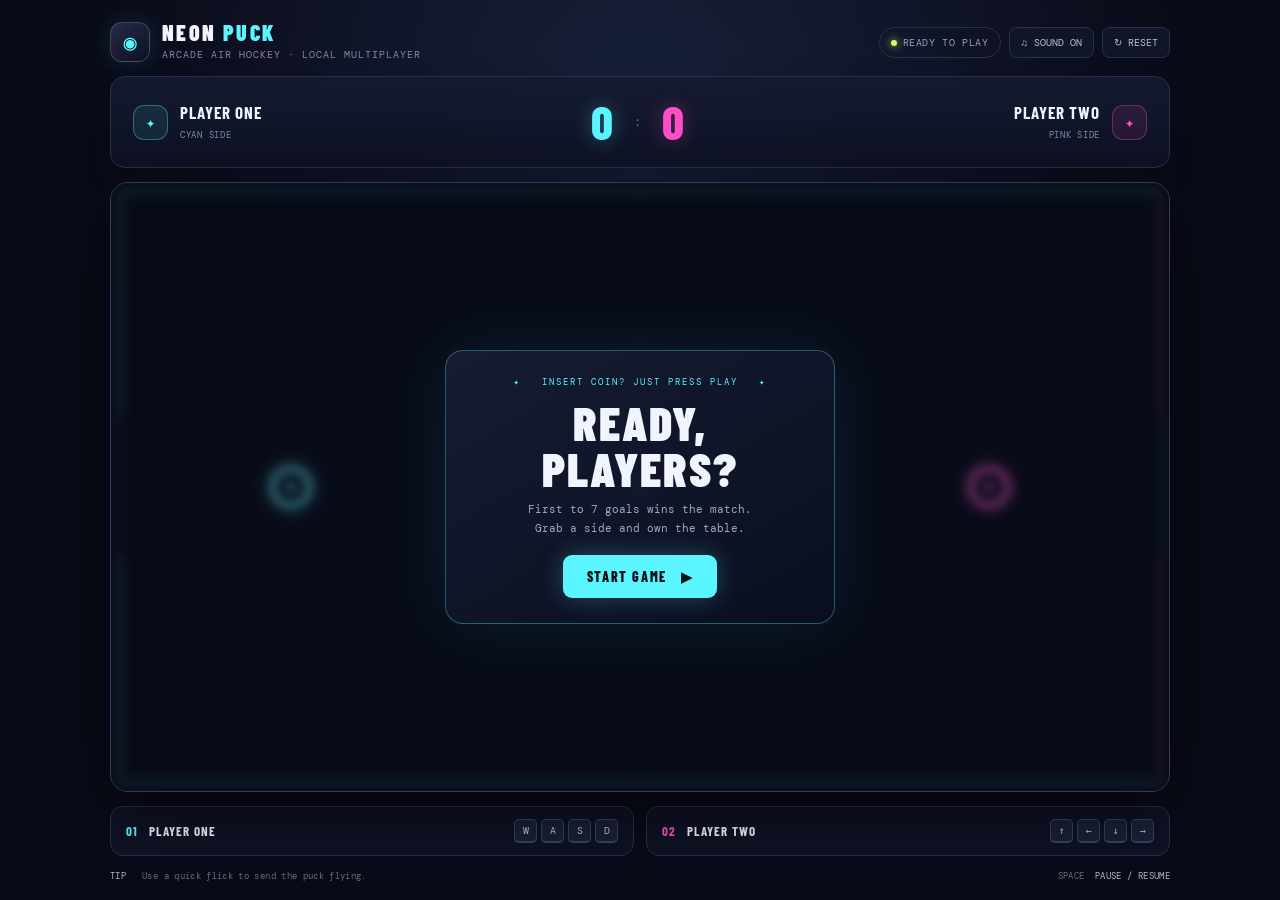
<file: Terra/air haki/index.html>
<!doctype html>
<html lang="en">
<head>
  <meta charset="utf-8">
  <meta name="viewport" content="width=device-width,initial-scale=1,maximum-scale=1,user-scalable=no">
  <meta name="theme-color" content="#090b18">
  <title>NEON PUCK — Arcade Air Hockey</title>
  <link rel="stylesheet" href="style.css">
</head>
<body>
  <main class="app">
    <header class="top">
      <div class="brand">
        <div class="logo">◉</div>
        <div>
          <h1>NEON <span>PUCK</span></h1>
          <small>ARCADE AIR HOCKEY · LOCAL MULTIPLAYER</small>
        </div>
      </div>

      <div class="topright">
        <div class="pill"><span class="live-dot"></span>READY TO PLAY</div>
        <div class="buttons">
          <button class="ghost" id="soundBtn" aria-label="Toggle sound">♫ SOUND ON</button>
          <button class="ghost" id="resetBtn">↻ RESET</button>
        </div>
      </div>
    </header>

    <section class="scorebar">
      <div class="player">
        <div class="avatar">✦</div>
        <div><strong>PLAYER ONE</strong><small>CYAN SIDE</small></div>
      </div>

      <div class="score">
        <span class="a" id="scoreA">0</span><em>:</em><span class="b" id="scoreB">0</span>
      </div>

      <div class="player right">
        <div><strong>PLAYER TWO</strong><small>PINK SIDE</small></div>
        <div class="avatar">✦</div>
      </div>
    </section>

    <section class="table-wrap" id="table">
      <canvas id="game" aria-label="Air hockey game table"></canvas>
      <div class="toast" id="toast">GOAL!</div>

      <div class="overlay" id="overlay">
        <div class="modal">
          <div class="eyebrow">✦ &nbsp; INSERT COIN? JUST PRESS PLAY &nbsp; ✦</div>
          <h2 id="modalTitle">READY, PLAYERS?</h2>
          <p id="modalText">
            First to 7 goals wins the match.<br>
            Grab a side and own the table.
          </p>
          <button class="primary" id="playBtn">START GAME &nbsp; ▶</button>
        </div>
      </div>
    </section>

    <section class="controls">
      <div class="control-card">
        <div class="control-title"><i>01</i> PLAYER ONE</div>
        <div class="keys">
          <span class="key">W</span><span class="key">A</span>
          <span class="key">S</span><span class="key">D</span>
        </div>
      </div>

      <div class="control-card">
        <div class="control-title"><i>02</i> PLAYER TWO</div>
        <div class="keys">
          <span class="key">↑</span><span class="key">←</span>
          <span class="key">↓</span><span class="key">→</span>
        </div>
      </div>
    </section>

    <footer class="foot">
      <span><b>TIP</b> &nbsp; Use a quick flick to send the puck flying.</span>
      <span>SPACE &nbsp;<b>PAUSE / RESUME</b></span>
    </footer>
  </main>

  <script src="game.js"></script>
</body>
</html>
</file>
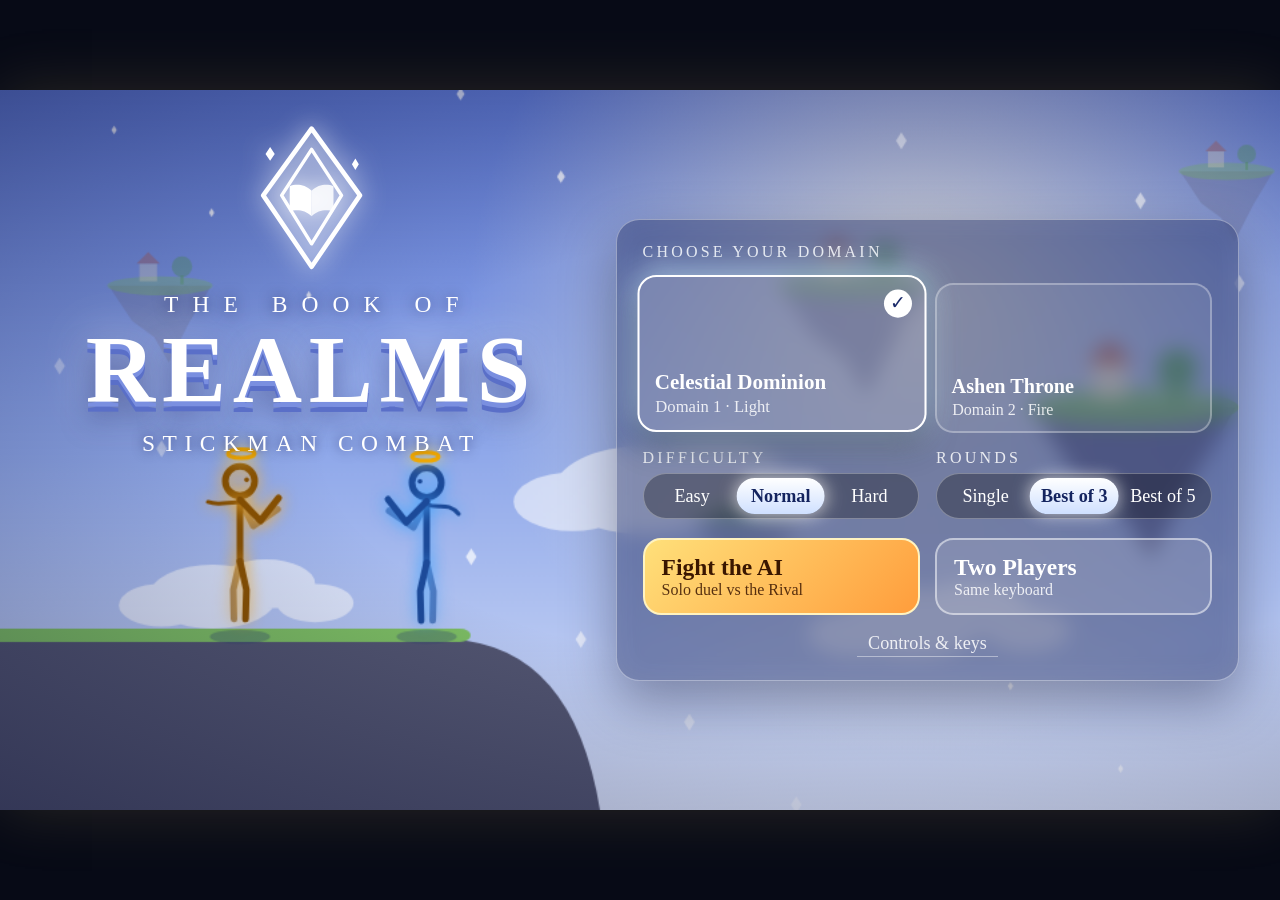
<file: Terra/The Book of realms/index.html>
<!DOCTYPE html>
<html lang="en">
<head>
<meta charset="utf-8">
<meta name="viewport" content="width=device-width, initial-scale=1">
<title>The Book of Realms: Stickman Combat</title>
<link rel="stylesheet" href="style.css">
</head>
<body>
<div id="stage">
  <canvas id="game" width="960" height="540"></canvas>

  <div id="hud" class="hidden">
    <div class="side">
      <span class="name" id="name1">Player 1</span>
      <div class="bar"><u id="lag1"></u><i id="hp1"></i></div>
      <div class="pips" id="pips1"></div>
    </div>
    <div id="center"><div id="timer">60</div><div id="roundLabel">Round 1</div></div>
    <div class="side right">
      <span class="name" id="name2">Player 2</span>
      <div class="bar"><u id="lag2"></u><i id="hp2"></i></div>
      <div class="pips" id="pips2"></div>
    </div>
    <div id="realm">Celestial Dominion · Light</div>
    <div id="skills1" class="skills"></div>
    <div id="skills2" class="skills"></div>
  </div>

  <div id="announce"></div>

  <section id="menu" class="overlay title">
    <div class="brand">
      <div class="rise emblemwrap">
        <svg class="emblem" viewBox="0 0 100 130" aria-hidden="true">
          <path d="M50 4 L92 62 L50 124 L8 62 Z" fill="rgba(255,255,255,.14)" stroke="#fff" stroke-width="4" stroke-linejoin="round"/>
          <path d="M50 22 L76 62 L50 104 L24 62 Z" fill="none" stroke="#fff" stroke-width="3" stroke-linejoin="round"/>
          <path d="M50 58 C44 52 36 52 31 54 V76 C36 74 44 74 50 80 Z" fill="#fff"/>
          <path d="M50 58 C56 52 64 52 69 54 V76 C64 74 56 74 50 80 Z" fill="#fff" opacity=".85"/>
          <path d="M14 20 l4 6 -4 6 -4 -6z M88 30 l3 5 -3 5 -3 -5z M50 -2" fill="#fff" class="twinkle"/>
        </svg>
      </div>
      <div class="rise t-small">THE BOOK OF</div>
      <div class="rise t-realms">REALMS</div>
      <div class="rise t-sub">Stickman Combat</div>
    </div>

    <div class="panel rise">
      <div class="label">Choose your domain</div>
      <div class="domains" role="radiogroup">
        <button class="domain sel" data-pick="realmSelect:heaven" role="radio" aria-checked="true">
          <span class="thumb heaven"></span><b>Celestial Dominion</b><small>Domain 1 · Light</small><em class="tick">✓</em>
        </button>
        <button class="domain" data-pick="realmSelect:hell" role="radio" aria-checked="false">
          <span class="thumb hell"></span><b>Ashen Throne</b><small>Domain 2 · Fire</small><em class="tick">✓</em>
        </button>
      </div>

      <div class="row2">
        <div>
          <div class="label">Difficulty</div>
          <div class="seg" style="--i:1" role="radiogroup">
            <i></i>
            <button data-pick="difficulty:easy" role="radio">Easy</button>
            <button class="sel" data-pick="difficulty:normal" role="radio">Normal</button>
            <button data-pick="difficulty:hard" role="radio">Hard</button>
          </div>
        </div>
        <div>
          <div class="label">Rounds</div>
          <div class="seg" style="--i:1" role="radiogroup">
            <i></i>
            <button data-pick="rounds:1" role="radio">Single</button>
            <button class="sel" data-pick="rounds:3" role="radio">Best of 3</button>
            <button data-pick="rounds:5" role="radio">Best of 5</button>
          </div>
        </div>
      </div>

      <div class="modes">
        <button class="mode primary" data-act="ai"><b>Fight the AI</b><small>Solo duel vs the Rival</small></button>
        <button class="mode" data-act="pvp"><b>Two Players</b><small>Same keyboard</small></button>
      </div>
      <button class="linkbtn" data-act="controls">Controls &amp; keys</button>
    </div>

    <input type="hidden" id="realmSelect" value="heaven">
    <input type="hidden" id="difficulty" value="normal">
    <input type="hidden" id="rounds" value="3">
  </section>

  <section id="controls" class="overlay hidden">
    <h2>Controls</h2>
    <table>
      <tr><th>Action</th><th>Player 1</th><th>Player 2</th></tr>
      <tr><td>Move</td><td>A / D</td><td>Left / Right</td></tr>
      <tr><td>Jump</td><td>W</td><td>Up</td></tr>
      <tr><td>Light attack</td><td>J</td><td>Numpad 1</td></tr>
      <tr><td>Heavy attack</td><td>K</td><td>Numpad 2</td></tr>
      <tr><td>Light bullets</td><td>U</td><td>Numpad 4</td></tr>
      <tr><td>Dash</td><td>Shift</td><td>Numpad 0</td></tr>
      <tr><td>Dodge (shield)</td><td>L</td><td>Numpad 3</td></tr>
      <tr class="later"><td>Technique, special</td><td colspan="2">Arrive in later stages</td></tr>
    </table>
    <p class="note">Esc or P pauses. H shows hitboxes. Player vs AI uses the Player 1 keys.</p>
    <button data-act="closeControls">Back</button>
  </section>

  <section id="pause" class="overlay hidden">
    <h2>Paused</h2>
    <button data-act="resume">Resume</button>
    <button data-act="restart">Restart match</button>
    <button data-act="menu" class="quiet">Main menu</button>
  </section>

  <section id="result" class="overlay hidden">
    <h2 id="resultTitle">Victory</h2>
    <p class="sub" id="resultSub"></p>
    <button data-act="rematch">Rematch</button>
    <button data-act="menu" class="quiet">Main menu</button>
  </section>
</div>
<script src="game.js"></script>
</body>
</html>
</file>
<file: Terra/air haki/style.css>
@import url('https://fonts.googleapis.com/css2?family=Barlow+Condensed:wght@500;600;700;800;900&family=DM+Mono:wght@400;500&display=swap');

:root {
  --bg: #090b18;
  --panel: #111528;
  --line: #29304b;
  --cyan: #5af5ff;
  --pink: #ff4fc8;
  --lime: #d2ff60;
  --ink: #eff4ff;
  --muted: #838ba7;
}

* {
  box-sizing: border-box;
}

html,
body {
  height: 100%;
  margin: 0;
}

body {
  background: radial-gradient(ellipse at 50% 15%, #18203b 0, #090b18 60%);
  color: var(--ink);
  font-family: "DM Mono", monospace;
  display: flex;
  justify-content: center;
  overflow: hidden;
}

.app {
  width: min(1120px, 100%);
  height: 100%;
  min-height: 570px;
  padding: 22px 30px 18px;
  display: flex;
  flex-direction: column;
  gap: 14px;
}

.top {
  display: flex;
  align-items: center;
  justify-content: space-between;
}

.brand {
  display: flex;
  align-items: center;
  gap: 12px;
}

.logo {
  width: 40px;
  height: 40px;
  border: 1px solid #ffffff30;
  border-radius: 12px;
  display: grid;
  place-items: center;
  background: linear-gradient(145deg, #262c48, #0c1021);
  box-shadow: 0 0 24px #5af5ff20;
  color: var(--cyan);
  font-size: 22px;
}

.brand h1 {
  font: 900 22px/.85 "Barlow Condensed", sans-serif;
  letter-spacing: 2.4px;
  margin: 0;
}

.brand h1 span {
  color: var(--cyan);
}

.brand small {
  display: block;
  color: var(--muted);
  font: 10px "DM Mono", monospace;
  letter-spacing: 1px;
  margin-top: 6px;
}

.topright,
.buttons {
  display: flex;
  gap: 8px;
  align-items: center;
}

.pill {
  font-size: 10px;
  color: #9ba4c0;
  border: 1px solid var(--line);
  border-radius: 999px;
  padding: 8px 11px;
  letter-spacing: .6px;
}

.live-dot {
  display: inline-block;
  width: 6px;
  height: 6px;
  border-radius: 50%;
  background: var(--lime);
  margin-right: 6px;
  box-shadow: 0 0 8px var(--lime);
}

.scorebar {
  height: 92px;
  display: grid;
  grid-template-columns: 1fr auto 1fr;
  align-items: center;
  border: 1px solid var(--line);
  border-radius: 15px;
  background: linear-gradient(180deg, #151a30e8, #0e1224f0);
  padding: 12px 22px;
  box-shadow: 0 12px 30px #0003;
}

.player {
  display: flex;
  align-items: center;
  gap: 12px;
}

.player.right {
  justify-content: flex-end;
  text-align: right;
}

.avatar {
  width: 35px;
  height: 35px;
  border-radius: 11px;
  background: #5af5ff18;
  border: 1px solid #5af5ff55;
  display: grid;
  place-items: center;
  color: var(--cyan);
  font-size: 16px;
}

.right .avatar {
  background: #ff4fc818;
  border-color: #ff4fc855;
  color: var(--pink);
}

.player strong {
  font: 700 17px "Barlow Condensed", sans-serif;
  letter-spacing: 1px;
  display: block;
}

.player small {
  color: var(--muted);
  font-size: 9px;
  letter-spacing: .7px;
}

.score {
  font: 800 48px/.9 "Barlow Condensed", sans-serif;
  letter-spacing: 5px;
  display: flex;
  align-items: center;
  gap: 16px;
}

.score .a {
  color: var(--cyan);
  text-shadow: 0 0 20px #5af5ff55;
}

.score .b {
  color: var(--pink);
  text-shadow: 0 0 20px #ff4fc855;
}

.score em {
  font: 12px "DM Mono";
  color: #65708d;
  font-style: normal;
}

.table-wrap {
  position: relative;
  flex: 1;
  min-height: 260px;
  overflow: hidden;
  border-radius: 18px;
  border: 1px solid #343b5c;
  background: #080d19;
  box-shadow: 0 20px 65px #0008, inset 0 0 45px #101b3822;
}

.table-wrap::before {
  content: "";
  position: absolute;
  inset: 0;
  background-image:
    linear-gradient(#27324e15 1px, transparent 1px),
    linear-gradient(90deg, #27324e15 1px, transparent 1px);
  background-size: 32px 32px;
  pointer-events: none;
}

.table-wrap canvas {
  width: 100%;
  height: 100%;
  display: block;
}

.overlay {
  position: absolute;
  inset: 0;
  display: grid;
  place-items: center;
  background: #080b18a8;
  backdrop-filter: blur(5px);
  z-index: 3;
  transition: opacity .2s;
}

.overlay.hidden {
  opacity: 0;
  pointer-events: none;
}

.modal {
  width: min(390px, 88%);
  text-align: center;
  padding: 25px 26px;
  border: 1px solid #5af5ff50;
  border-radius: 18px;
  background: linear-gradient(150deg, #171d34f5, #0a0f20f5);
  box-shadow: 0 0 70px #5af5ff18;
}

.eyebrow {
  color: var(--cyan);
  font-size: 9px;
  letter-spacing: 2px;
}

.modal h2 {
  font: 900 clamp(34px, 6vw, 48px)/.95 "Barlow Condensed", sans-serif;
  letter-spacing: 2px;
  margin: 12px 0 9px;
}

.modal p {
  font: 11px/1.7 "DM Mono", monospace;
  color: #a0aac6;
  margin: 0 0 17px;
}

.primary {
  border: 0;
  border-radius: 9px;
  padding: 13px 24px;
  color: #071018;
  background: var(--cyan);
  font: 800 14px "Barlow Condensed", sans-serif;
  letter-spacing: 1.6px;
  cursor: pointer;
  box-shadow: 0 0 24px #5af5ff42;
  transition: transform .15s, box-shadow .15s;
}

.primary:hover {
  transform: translateY(-2px);
  box-shadow: 0 0 32px #5af5ff77;
}

.controls {
  display: grid;
  grid-template-columns: 1fr 1fr;
  gap: 12px;
}

.control-card {
  background: #111528b8;
  border: 1px solid var(--line);
  border-radius: 13px;
  padding: 12px 15px;
  display: flex;
  align-items: center;
  justify-content: space-between;
  gap: 10px;
}

.control-title {
  font: 700 13px "Barlow Condensed", sans-serif;
  letter-spacing: 1px;
}

.control-title i {
  font-style: normal;
  color: var(--cyan);
  margin-right: 7px;
}

.control-card:nth-child(2) .control-title i {
  color: var(--pink);
}

.keys {
  display: flex;
  gap: 4px;
}

.key {
  min-width: 23px;
  text-align: center;
  border: 1px solid #3a4261;
  border-bottom-width: 2px;
  border-radius: 5px;
  padding: 4px 5px;
  color: #c4cbe0;
  font: 10px "DM Mono", monospace;
  background: #1a2035;
}

.foot {
  display: flex;
  justify-content: space-between;
  color: #626c89;
  font-size: 9px;
  letter-spacing: .35px;
}

.foot b {
  color: #aeb7d0;
  font-weight: 400;
}

.ghost {
  border: 1px solid var(--line);
  background: #111528;
  color: #b7bfd7;
  padding: 8px 11px;
  border-radius: 8px;
  font: 10px "DM Mono";
  cursor: pointer;
}

.ghost:hover {
  border-color: #657092;
  color: #fff;
}

.toast {
  position: absolute;
  top: 15px;
  left: 50%;
  transform: translate(-50%, -8px);
  opacity: 0;
  pointer-events: none;
  padding: 9px 16px;
  border: 1px solid #5af5ff55;
  background: #0d1729ef;
  border-radius: 99px;
  color: var(--cyan);
  font-size: 11px;
  transition: all .3s;
  z-index: 2;
  white-space: nowrap;
}

.toast.show {
  opacity: 1;
  transform: translate(-50%, 0);
}

@media (max-width: 620px) {
  .app {
    padding: 14px 12px 12px;
    gap: 10px;
    min-height: 480px;
  }

  .pill:first-child {
    display: none;
  }

  .scorebar {
    height: 76px;
    padding: 9px 12px;
  }

  .score {
    font-size: 40px;
    gap: 10px;
  }

  .player {
    gap: 7px;
  }

  .player strong {
    font-size: 14px;
  }

  .player small {
    font-size: 8px;
  }

  .avatar {
    width: 29px;
    height: 29px;
  }

  .controls {
    gap: 8px;
  }

  .control-card {
    padding: 10px;
    display: block;
  }

  .control-title {
    margin-bottom: 7px;
  }

  .foot {
    font-size: 8px;
  }

  .brand h1 {
    font-size: 19px;
  }
}
</file>
<file: Terra/The Book of realms/style.css>
:root {
  --ink: #070a16;
  --panel: rgba(10, 16, 36, 0.88);
  --gold: #f1cf7a;
  --pale: #bfe3ff;
  --text: #eef3ff;
  --serif: "Palatino Linotype", Palatino, "Book Antiqua", Georgia, serif;
}
* { box-sizing: border-box; }
html, body { margin: 0; height: 100%; background: var(--ink); color: var(--text); font-family: var(--serif); overflow: hidden; }
body { display: grid; place-items: center; }

/* The stage keeps 16:9. JS sets its font-size so every em-based size scales with it. */
#stage { position: relative; width: min(100vw, 100vh * 16 / 9); aspect-ratio: 16 / 9; background: #000; box-shadow: 0 0 60px rgba(241, 207, 122, 0.15); }
canvas { position: absolute; inset: 0; width: 100%; height: 100%; display: block; }
.hidden { display: none !important; }

/* HUD */
#hud { position: absolute; inset: 0; pointer-events: none; display: grid; grid-template-columns: 1fr 6em 1fr; gap: 1em; padding: 1.1em 1.6em; align-items: start; }
.side { display: flex; flex-direction: column; gap: .35em; }
.side.right { align-items: flex-end; }
.side.right .bar { transform: scaleX(-1); }
.name { font-size: 1.1em; letter-spacing: .05em; color: var(--gold); }
.bar { width: 100%; height: 1.1em; border: 1px solid var(--gold); background: rgba(0, 0, 0, .55); box-shadow: 0 0 .8em rgba(241, 207, 122, .3); }
.bar i { display: block; height: 100%; width: 100%; background: linear-gradient(90deg, #f1cf7a, #fff6d2); transition: width .12s; }
.pips { display: flex; gap: .4em; min-height: .9em; }
.pips span { width: .8em; height: .8em; border: 1px solid var(--pale); transform: rotate(45deg); }
.pips span.won { background: var(--pale); box-shadow: 0 0 .6em var(--pale); }
.cds { display: flex; gap: .5em; font-size: .8em; }
.cds span { padding: .1em .7em; border: 1px solid var(--pale); color: var(--pale); background: linear-gradient(90deg, rgba(191, 227, 255, .35) var(--p, 100%), transparent var(--p, 100%)); }
.cds span.ready { border-color: var(--gold); color: var(--gold); box-shadow: 0 0 .5em rgba(241, 207, 122, .5); }
#center { text-align: center; }
#timer { font-size: 2.4em; line-height: 1; color: var(--pale); text-shadow: 0 0 .5em #5ab8ff; }
#roundLabel { font-size: .9em; opacity: .8; }
#realm { position: absolute; left: 0; right: 0; bottom: .6em; text-align: center; font-size: .85em; opacity: .6; }

/* Announcer */
#announce { position: absolute; inset: 0; display: grid; place-items: center; pointer-events: none; font-size: 4.2em; color: #fff; text-shadow: 0 0 .4em var(--gold), 0 0 1em var(--gold); opacity: 0; }
#announce.show { animation: pop 1.1s ease-out; }
@keyframes pop { 0% { opacity: 0; transform: scale(1.5); } 20% { opacity: 1; transform: scale(1); } 80% { opacity: 1; } 100% { opacity: 0; } }

/* Overlays */
.overlay { position: absolute; inset: 0; display: flex; flex-direction: column; align-items: center; justify-content: center; gap: .8em; background: radial-gradient(ellipse at center, rgba(12, 20, 48, .82), rgba(3, 5, 12, .95)); text-align: center; }
h1 { margin: 0; font-size: 3.6em; font-weight: 400; letter-spacing: .06em; color: var(--gold); text-shadow: 0 0 .5em rgba(241, 207, 122, .6); }
h2 { margin: 0 0 .3em; font-size: 2.4em; font-weight: 400; color: var(--gold); }
.sub { margin: 0 0 1em; font-size: 1.2em; color: var(--pale); }
.row { display: flex; gap: 1.5em; margin-bottom: .6em; }
label { display: flex; flex-direction: column; gap: .3em; font-size: .95em; color: var(--pale); text-align: left; }
select { font: inherit; font-size: 1em; padding: .35em .6em; background: #0c1430; color: var(--text); border: 1px solid var(--pale); }
button { font: inherit; font-size: 1.15em; min-width: 16em; padding: .55em 1em; color: var(--text); background: rgba(241, 207, 122, .08); border: 1px solid var(--gold); cursor: pointer; transition: background .15s, box-shadow .15s; }
button:hover, button:focus-visible { background: rgba(241, 207, 122, .25); box-shadow: 0 0 1em rgba(241, 207, 122, .6); outline: none; }
button.quiet { border-color: var(--pale); background: transparent; }
table { border-collapse: collapse; font-size: 1.05em; }
th, td { padding: .35em 1.2em; border-bottom: 1px solid rgba(191, 227, 255, .25); }
th { color: var(--gold); font-weight: 400; }
.later td { opacity: .6; font-style: italic; }
.note { opacity: .75; margin: .6em 0 1em; }
@media (prefers-reduced-motion: reduce) { #announce.show { animation-duration: .01s; opacity: 1; } .bar i { transition: none; } }

/* ===== Heaven theme: glass HUD, skill circles, K.O. and title animation ===== */
.side { background: rgba(8, 16, 44, .62); padding: .5em .8em; border: 1px solid rgba(241, 207, 122, .55); border-radius: .4em; backdrop-filter: blur(4px); }
.bar { position: relative; overflow: hidden; border-radius: .2em; }
.bar i, .bar u { position: absolute; top: 0; left: 0; bottom: 0; }
.bar u { background: #ff6b4a; transition: width .6s .35s; }
#center { background: rgba(8, 16, 44, .7); border: 1px solid var(--gold); border-radius: .5em; padding: .2em .4em; }
#realm { width: max-content; margin: auto; padding: .15em .9em; border-radius: 1em; background: rgba(8, 16, 44, .55); opacity: 1; color: var(--pale); }
#announce { color: #fff; -webkit-text-stroke: .035em #243a85; paint-order: stroke fill; text-shadow: 0 0 .35em #ffb800, 0 .06em .25em rgba(20, 40, 110, .7); }
#announce.show.ko { font-size: 6.5em; color: #fff6c8; animation: slam 2.4s ease-out; }
@keyframes slam { 0% { opacity: 0; transform: scale(3) rotate(-4deg); } 10% { opacity: 1; transform: scale(1) rotate(0); } 14% { transform: scale(1.1); } 18% { transform: scale(1); } 80% { opacity: 1; } 100% { opacity: 0; transform: scale(1.1); } }
.skills { position: absolute; bottom: 2.2em; display: flex; gap: .8em; align-items: flex-end; pointer-events: none; }
.skills.left { left: 1.6em; } .skills.right { right: 1.6em; }
.skill { position: relative; width: 3.3em; height: 3.3em; border-radius: 50%; background: radial-gradient(circle at 35% 30%, #2b3f86, #0c1538); border: 2px solid var(--gold); box-shadow: 0 0 .7em rgba(8, 16, 44, .6); transition: box-shadow .2s, border-color .2s; }
.skill:nth-child(2) { margin-bottom: 1.3em; }
.skill svg { position: absolute; inset: .45em; width: calc(100% - .9em); height: calc(100% - .9em); }
.skill::after { content: ""; position: absolute; inset: -2px; border-radius: 50%; background: conic-gradient(rgba(6, 10, 30, .72) var(--r, 0%), transparent 0); }
.skill b { position: absolute; left: 50%; bottom: -1.3em; transform: translateX(-50%); z-index: 2; font-size: .75em; font-weight: 400; padding: .05em .6em; border-radius: 1em; background: #0c1538; border: 1px solid var(--gold); color: var(--gold); white-space: nowrap; }
.skill.ready { box-shadow: 0 0 1em #ffd24a, inset 0 0 .5em rgba(255, 255, 255, .5); }
.skill.active { border-color: #fff; box-shadow: 0 0 1.5em #ffd24a; }
.overlay { background: radial-gradient(ellipse at center, rgba(8, 14, 40, .9) 0%, rgba(8, 14, 40, .78) 50%, rgba(255, 255, 255, .12) 100%); backdrop-filter: blur(3px); }
h1 { background: linear-gradient(90deg, #f1cf7a, #fff, #f1cf7a, #fff, #f1cf7a); background-size: 300% 100%; -webkit-background-clip: text; background-clip: text; color: transparent; text-shadow: none; filter: drop-shadow(0 0 .3em rgba(241, 207, 122, .6)); animation: shine 6s linear infinite; }
@keyframes shine { to { background-position: -300% 0; } }
button:hover, button:focus-visible { transform: translateY(-2px); }
#result.win h2 { color: #fff2b0; text-shadow: 0 0 .6em #ffb800, 0 0 1.2em #ffb800; }
#result.lose h2 { color: var(--pale); text-shadow: 0 0 .6em #5ab8ff; }
@media (prefers-reduced-motion: reduce) { h1 { animation: none; } #announce.show.ko { animation-duration: .01s; } }

/* ===== Ashen Throne (hell) theme ===== */
#stage.hell { --gold: #ff9a3c; --pale: #ffd0a8; }
.hell .side, .hell #center, .hell #realm { background: rgba(40, 4, 10, .72); }
.hell .bar i { background: linear-gradient(90deg, #ff5a1a, #ffd36a); }
.hell .overlay { background: radial-gradient(ellipse at center, rgba(36, 2, 8, .92) 0%, rgba(36, 2, 8, .8) 50%, rgba(255, 90, 20, .18) 100%); }
.hell h1 { background-image: linear-gradient(90deg, #ff9a3c, #fff0b0, #ff5a1a, #fff0b0, #ff9a3c); filter: drop-shadow(0 0 .3em rgba(255, 90, 20, .8)); }
.hell .skill { background: radial-gradient(circle at 35% 30%, #7a1a1a, #2a0508); }
.hell .skill b { background: #2a0508; }
.hell #result.win h2 { color: #ffe08a; text-shadow: 0 0 .6em #ff5a1a, 0 0 1.2em #ff3b1a; }
.hell #result.lose h2 { color: #ff4a3a; text-shadow: 0 0 .6em #ff1a00; }
/* Red K.O. wrapped in flames: stacked, flickering glows rising above the letters */
#announce.show.ko.hell { color: #ff1f1a; -webkit-text-stroke: .03em #3a0000; animation: slam 2.6s ease-out, flicker .18s infinite alternate;
  text-shadow: 0 0 .05em #fff, 0 -.08em .1em #ffe34a, .03em -.18em .18em #ff9a1a, -.03em -.3em .3em #ff5a1a, .03em -.45em .45em #ff2a0a, 0 -.6em .6em #c01800; }
@keyframes flicker { to { text-shadow: 0 0 .05em #fff, 0 -.1em .12em #ffe34a, -.03em -.22em .2em #ff9a1a, .03em -.36em .34em #ff5a1a, -.03em -.52em .5em #ff2a0a, 0 -.72em .7em #c01800; } }

/* ===== Title screen: floating-island sky, emblem, option cards, sliding selectors ===== */
#menu.overlay { display: grid; grid-template-columns: 1fr 1.1fr; align-items: center; justify-items: center; gap: 1em; padding: 0 3.2% 0 2.2%; text-align: left;
  background: radial-gradient(ellipse at 70% 50%, rgba(0, 0, 0, 0) 45%, rgba(8, 12, 50, .4) 100%); backdrop-filter: none; }
#menu.hidden { display: none !important; }
.rise { opacity: 0; animation: rise .8s cubic-bezier(.2, .9, .3, 1) forwards; animation-delay: var(--d, 0s); }
.brand > :nth-child(2) { --d: .12s; } .brand > :nth-child(3) { --d: .22s; } .brand > :nth-child(4) { --d: .34s; } .panel { --d: .3s; }
@keyframes rise { from { opacity: 0; transform: translateY(1.2em); } to { opacity: 1; transform: none; } }

.brand { align-self: start; margin-top: 6%; display: flex; flex-direction: column; align-items: center; }
.emblem { width: 5.4em; height: auto; filter: drop-shadow(0 0 .6em rgba(255, 255, 255, .9)); animation: bob 4s ease-in-out infinite; }
.twinkle { animation: twinkle 2s ease-in-out infinite; }
@keyframes bob { 50% { transform: translateY(-.5em); } }
@keyframes twinkle { 50% { opacity: .2; } }
.t-small { font-size: 1.1em; letter-spacing: .6em; margin: .5em 0 .15em .6em; color: #fff; text-shadow: 0 0 .6em rgba(0, 0, 50, .6); }
.t-realms { font-size: 4.5em; line-height: 1; font-weight: 900; letter-spacing: .07em; color: #fff;
  text-shadow: 0 .05em 0 #7a8fe0, 0 .1em 0 #5a6fc8, 0 .17em .3em rgba(20, 30, 100, .55), 0 0 .5em rgba(255, 255, 255, .55); }
.t-sub { margin-top: .5em; font-size: 1.1em; letter-spacing: .32em; text-transform: uppercase; color: #fff; text-shadow: 0 0 .5em rgba(0, 0, 60, .7); }
#stage.hell .t-realms { color: #fff0d0; text-shadow: 0 .05em 0 #c0401a, 0 .1em 0 #7a1a10, 0 .17em .3em rgba(0, 0, 0, .6), 0 0 .6em rgba(255, 140, 40, .85); }
#stage.hell .emblem { filter: drop-shadow(0 0 .6em rgba(255, 140, 40, .95)); }

.panel { width: 100%; max-width: 31em; padding: 1.1em 1.2em; display: flex; flex-direction: column; gap: .75em; border-radius: 1.1em;
  background: rgba(14, 26, 82, .42); border: 1px solid rgba(255, 255, 255, .4); backdrop-filter: blur(10px); box-shadow: 0 1em 2.5em rgba(0, 0, 30, .35), inset 0 0 1.4em rgba(255, 255, 255, .08); transition: background .5s, border-color .5s; }
#stage.hell .panel { background: rgba(46, 5, 12, .55); border-color: rgba(255, 154, 60, .55); }
.label { font-size: .75em; letter-spacing: .2em; text-transform: uppercase; color: rgba(255, 255, 255, .85); margin-bottom: .35em; }
.row2 { display: grid; grid-template-columns: 1fr 1fr; gap: .8em; }

.domains { display: grid; grid-template-columns: 1fr 1fr; gap: .7em; }
.domain { --glow: #bfe0ff; position: relative; overflow: hidden; min-width: 0; padding: .45em; display: flex; flex-direction: column; gap: .15em; text-align: left; color: #fff; font-size: 1em;
  border-radius: .85em; border: 2px solid rgba(255, 255, 255, .3); background: rgba(255, 255, 255, .08);
  transition: transform .3s cubic-bezier(.2, 1.5, .4, 1), border-color .2s, box-shadow .3s, background .2s; }
.domain[data-pick$="hell"] { --glow: #ff7a1a; }
.domain:hover { transform: translateY(-3px); background: rgba(255, 255, 255, .16); box-shadow: none; }
.domain.sel { transform: translateY(-5px) scale(1.04); border-color: #fff; background: rgba(255, 255, 255, .18); box-shadow: 0 .6em 1.4em rgba(0, 0, 0, .35), 0 0 1.5em var(--glow); }
.domain.sel::after { content: ""; position: absolute; inset: 0; pointer-events: none; background: linear-gradient(110deg, transparent 35%, rgba(255, 255, 255, .6) 50%, transparent 65%); transform: translateX(-120%); animation: sweep .9s ease-out forwards; }
@keyframes sweep { to { transform: translateX(120%); } }
.domain b { font-size: .95em; padding: 0 .25em; } .domain small { font-size: .75em; opacity: .85; padding: 0 .35em .2em; }
.thumb { display: block; height: 3.6em; border-radius: .6em; }
.thumb.heaven { background: linear-gradient(transparent 70%, #bfe6ff 70% 80%, #fff 80%), radial-gradient(circle at 50% 60%, rgba(255, 255, 255, .95) 0 20%, transparent 22%), linear-gradient(#6fa0e8, #d9eaff); }
.thumb.hell { background: linear-gradient(transparent 68%, #ff9f1a 68% 82%, #8a1c2a 82%), radial-gradient(circle at 50% 70%, rgba(255, 120, 20, .7), transparent 60%), linear-gradient(#2a0610, #7a1a22); }
.tick { position: absolute; top: .65em; right: .65em; width: 1.5em; height: 1.5em; display: grid; place-items: center; border-radius: 50%; background: #fff; color: #1a2a6a; font-style: normal; font-size: .85em;
  transform: scale(0); transition: transform .35s cubic-bezier(.2, 1.7, .4, 1); }
.domain.sel .tick { transform: scale(1); }

.seg { position: relative; display: grid; grid-template-columns: repeat(3, 1fr); padding: .2em; border-radius: 2em; background: rgba(0, 0, 0, .3); border: 1px solid rgba(255, 255, 255, .3); }
.seg i { position: absolute; top: .2em; bottom: .2em; left: .2em; width: calc((100% - .4em) / 3); border-radius: 2em; background: linear-gradient(#fff, #cfe0ff); box-shadow: 0 0 .8em rgba(255, 255, 255, .7);
  transform: translateX(calc(var(--i, 0) * 100%)); transition: transform .38s cubic-bezier(.3, 1.5, .5, 1); }
#stage.hell .seg i { background: linear-gradient(#ffe08a, #ff8a3c); box-shadow: 0 0 .8em rgba(255, 140, 40, .8); }
.seg button { position: relative; z-index: 1; min-width: 0; padding: .4em .15em; font-size: .85em; color: #fff; background: none; border: 0; transition: color .25s; }
.seg button:hover, .seg button:focus-visible { background: none; box-shadow: none; transform: none; }
.seg button.sel { color: #14245f; font-weight: 700; }
#stage.hell .seg button.sel { color: #3a0d00; }

.modes { display: grid; grid-template-columns: 1fr 1fr; gap: .7em; margin-top: .15em; }
.mode { position: relative; overflow: hidden; min-width: 0; padding: .65em .8em; text-align: left; color: #fff; font-size: 1em; border-radius: .85em; border: 2px solid rgba(255, 255, 255, .5); background: rgba(255, 255, 255, .12);
  transition: transform .2s cubic-bezier(.2, 1.5, .4, 1), box-shadow .25s, background .2s; }
.mode b { display: block; font-size: 1.1em; } .mode small { display: block; font-size: .75em; opacity: .85; }
.mode:hover, .mode:focus-visible { transform: translateY(-3px) scale(1.03); background: rgba(255, 255, 255, .24); box-shadow: 0 .5em 1.2em rgba(0, 0, 30, .35); }
.mode:active { transform: scale(.96); }
.mode.primary { color: #3a1600; border-color: #fff3c0; background: linear-gradient(135deg, #ffe07a, #ff9d3c); animation: glowpulse 2.2s ease-in-out infinite; }
.mode.primary:hover { background: linear-gradient(135deg, #fff0a0, #ffae55); }
@keyframes glowpulse { 50% { box-shadow: 0 0 1.4em rgba(255, 200, 90, .9); } }
.linkbtn { align-self: center; min-width: 0; padding: .1em .6em; font-size: .85em; color: #fff; background: none; border: 0; border-bottom: 1px solid rgba(255, 255, 255, .5); border-radius: 0; opacity: .85; }
.linkbtn:hover, .linkbtn:focus-visible { background: none; box-shadow: none; opacity: 1; transform: none; }
@media (prefers-reduced-motion: reduce) { .rise, .emblem, .twinkle, .mode.primary { animation: none; opacity: 1; } .domain.sel::after { animation: none; display: none; } }
</file>
